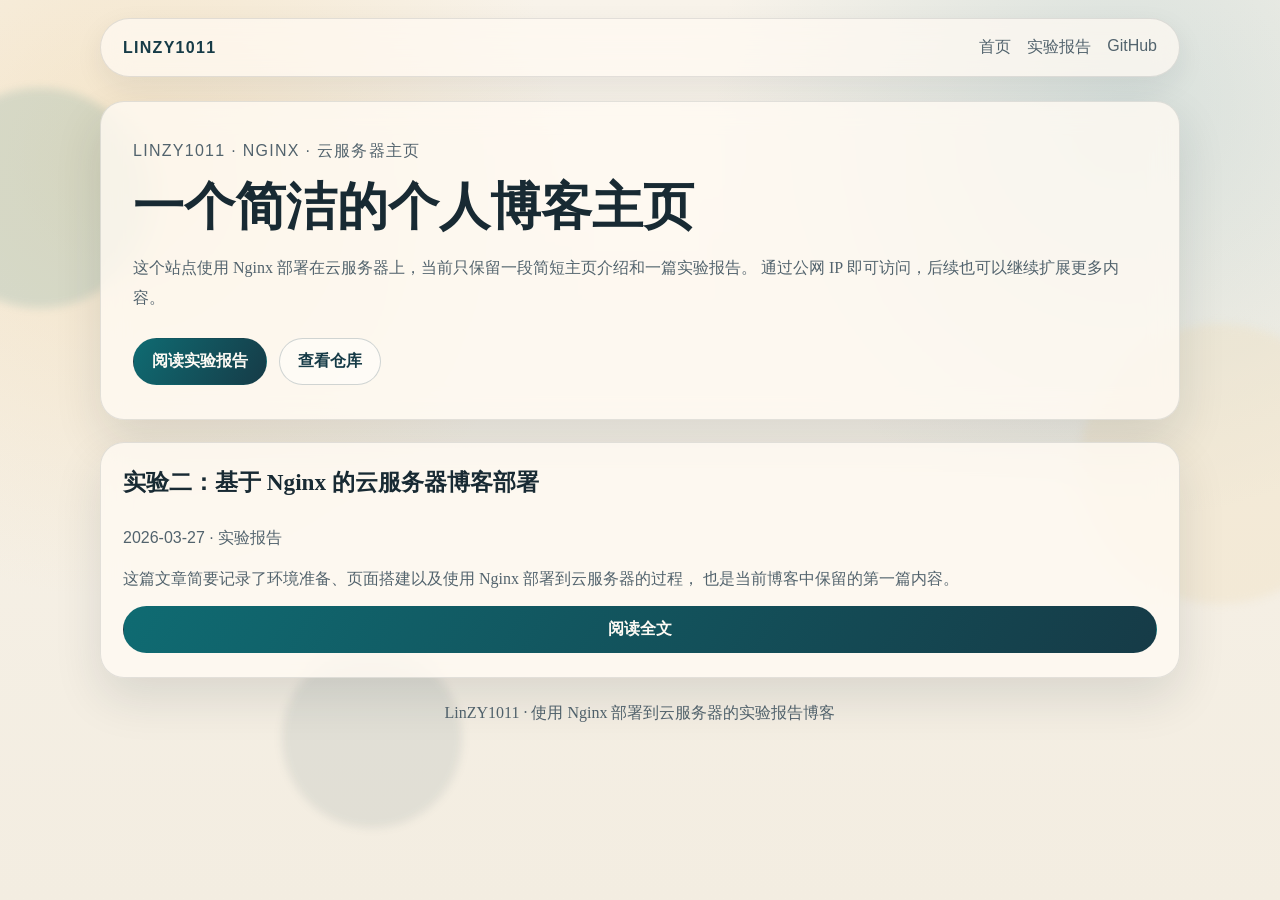
<file: index.html>
<!DOCTYPE html>
<html lang="zh-CN">
<head>
  <meta charset="UTF-8">
  <meta name="viewport" content="width=device-width, initial-scale=1.0">
  <meta name="description" content="LinZY1011 的个人博客首页，当前使用 Nginx 部署到云服务器。">
  <meta name="theme-color" content="#163b47">
  <title>LinZY1011 | Nginx 云服务器博客</title>
  <link rel="stylesheet" href="./styles.css">
</head>
<body>
  <div class="orb orb-a"></div>
  <div class="orb orb-b"></div>
  <div class="orb orb-c"></div>

  <div class="page-shell">
    <header class="site-header reveal">
      <a class="site-brand" href="./index.html">LinZY1011</a>
      <nav class="site-nav" aria-label="主导航">
        <a href="./index.html">首页</a>
        <a href="./posts/lab2-report.html">实验报告</a>
        <a href="https://github.com/LinZY1011/linzy1011.github.io" target="_blank" rel="noreferrer">GitHub</a>
      </nav>
    </header>

    <main class="main-stack">
      <section class="hero panel reveal">
        <p class="eyebrow">LinZY1011 · Nginx · 云服务器主页</p>
        <h1>一个简洁的个人博客主页</h1>
        <p class="hero-copy">
          这个站点使用 Nginx 部署在云服务器上，当前只保留一段简短主页介绍和一篇实验报告。
          通过公网 IP 即可访问，后续也可以继续扩展更多内容。
        </p>
        <div class="hero-actions">
          <a class="button primary" href="./posts/lab2-report.html">阅读实验报告</a>
          <a class="button ghost" href="https://github.com/LinZY1011/linzy1011.github.io" target="_blank" rel="noreferrer">查看仓库</a>
        </div>
      </section>

      <article class="panel post-card reveal">
        <h2>实验二：基于 Nginx 的云服务器博客部署</h2>
        <p class="post-meta">2026-03-27 · 实验报告</p>
        <p>
          这篇文章简要记录了环境准备、页面搭建以及使用 Nginx 部署到云服务器的过程，
          也是当前博客中保留的第一篇内容。
        </p>
        <a class="button primary" href="./posts/lab2-report.html">阅读全文</a>
      </article>
    </main>

    <footer class="site-footer">
      <p>LinZY1011 · 使用 Nginx 部署到云服务器的实验报告博客</p>
    </footer>
  </div>
</body>
</html>
</file>
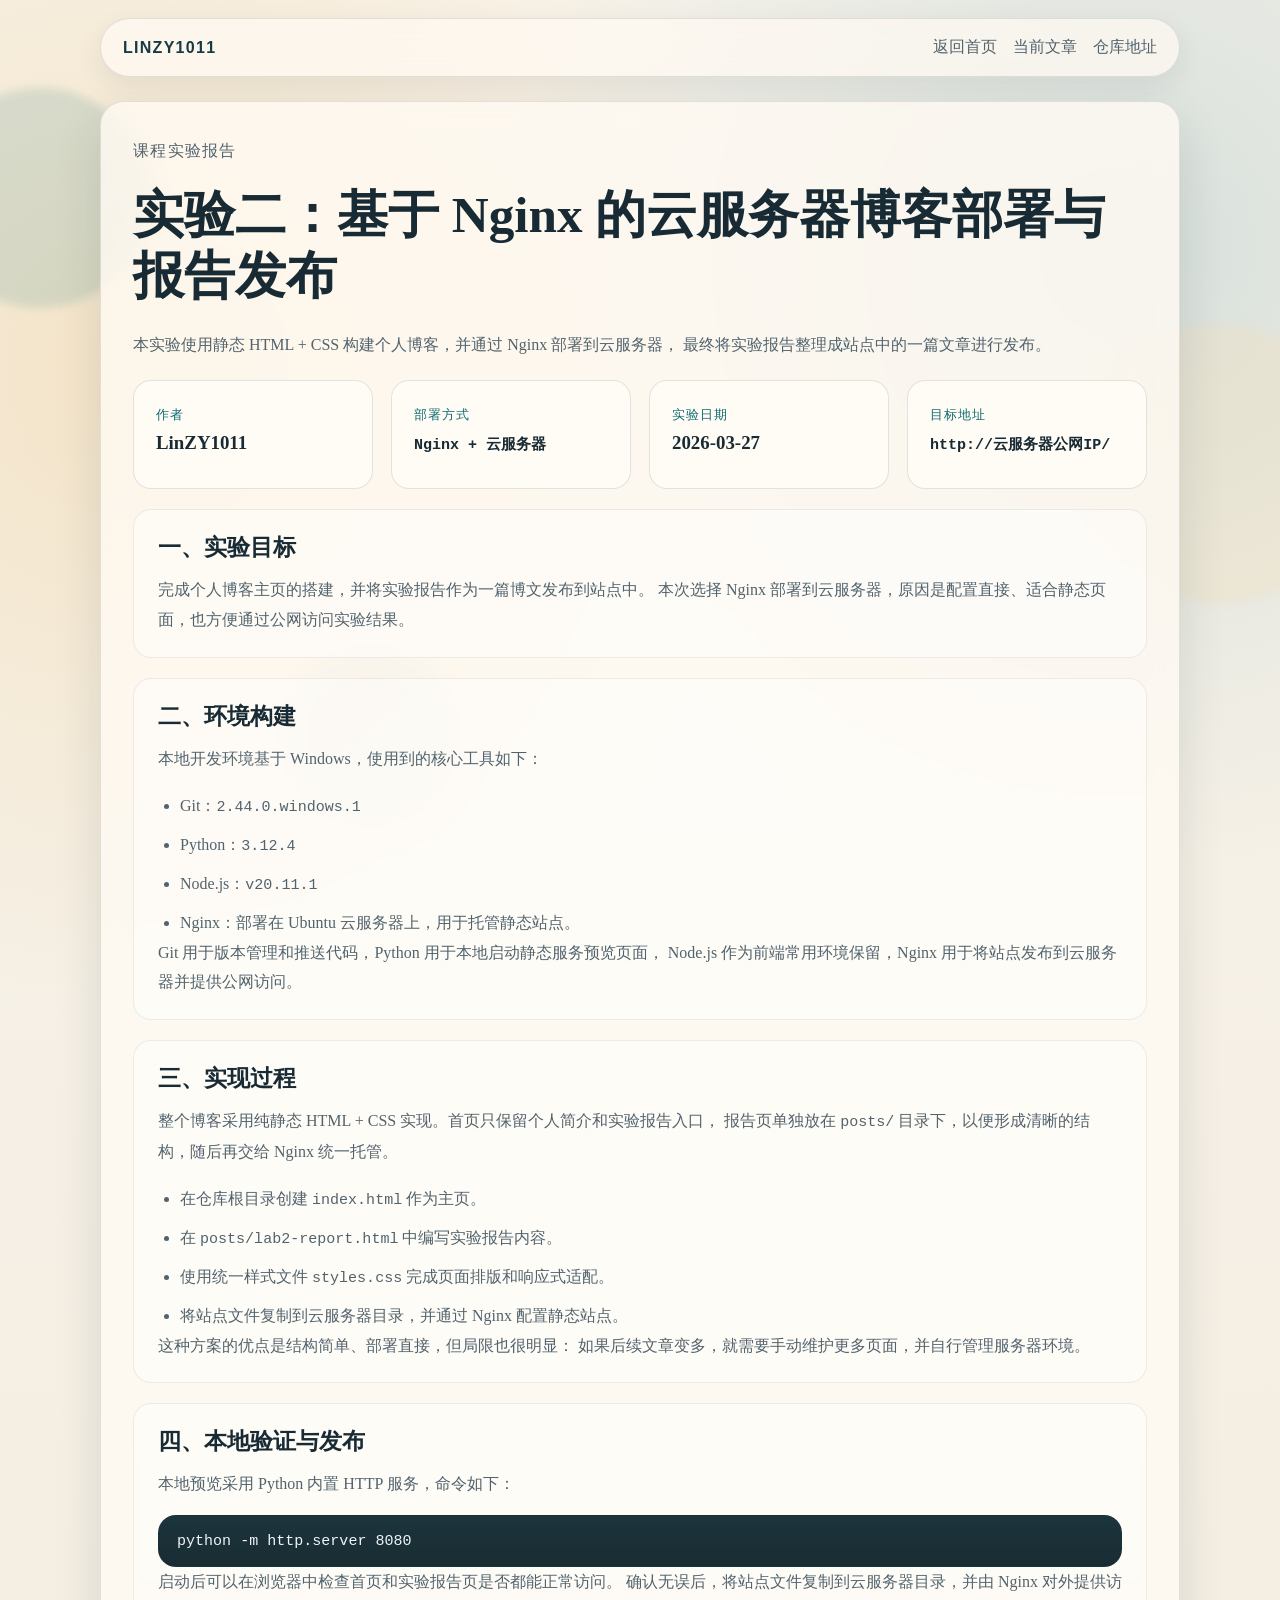
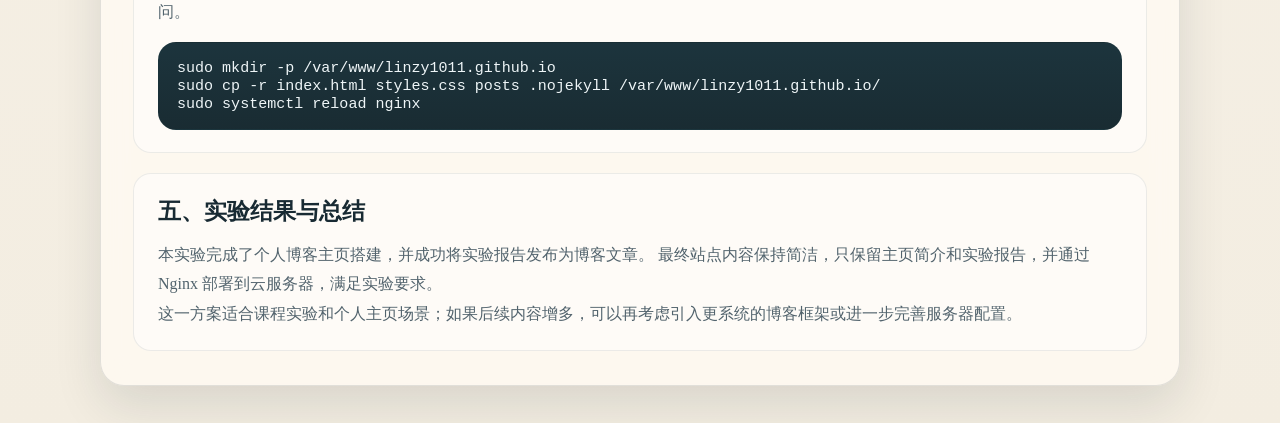
<file: posts/lab2-report.html>
<!DOCTYPE html>
<html lang="zh-CN">
<head>
  <meta charset="UTF-8">
  <meta name="viewport" content="width=device-width, initial-scale=1.0">
  <meta name="description" content="实验二报告：基于 Nginx 在云服务器上部署个人博客并发布实验报告。">
  <meta name="theme-color" content="#163b47">
  <title>实验二报告 | 基于 Nginx 的云服务器博客部署</title>
  <link rel="stylesheet" href="../styles.css">
</head>
<body>
  <div class="orb orb-a"></div>
  <div class="orb orb-b"></div>
  <div class="orb orb-c"></div>

  <div class="page-shell">
    <header class="site-header reveal">
      <a class="site-brand" href="../index.html">LinZY1011</a>
      <nav class="site-nav" aria-label="文章导航">
        <a href="../index.html">返回首页</a>
        <a href="./lab2-report.html">当前文章</a>
        <a href="https://github.com/LinZY1011/linzy1011.github.io" target="_blank" rel="noreferrer">仓库地址</a>
      </nav>
    </header>

    <main class="main-stack">
      <article class="article panel reveal">
        <header class="article-header">
          <p class="eyebrow">课程实验报告</p>
          <h1>实验二：基于 Nginx 的云服务器博客部署与报告发布</h1>
          <p class="article-lead">
            本实验使用静态 HTML + CSS 构建个人博客，并通过 Nginx 部署到云服务器，
            最终将实验报告整理成站点中的一篇文章进行发布。
          </p>
        </header>

        <section class="meta-strip" aria-label="文章元信息">
          <div class="meta-card">
            <span class="meta-label">作者</span>
            <strong>LinZY1011</strong>
          </div>
          <div class="meta-card">
            <span class="meta-label">部署方式</span>
            <strong><code>Nginx + 云服务器</code></strong>
          </div>
          <div class="meta-card">
            <span class="meta-label">实验日期</span>
            <strong>2026-03-27</strong>
          </div>
          <div class="meta-card">
            <span class="meta-label">目标地址</span>
            <strong><code>http://云服务器公网IP/</code></strong>
          </div>
        </section>

        <section class="section-block">
          <h2>一、实验目标</h2>
          <p>
            完成个人博客主页的搭建，并将实验报告作为一篇博文发布到站点中。
            本次选择 Nginx 部署到云服务器，原因是配置直接、适合静态页面，也方便通过公网访问实验结果。
          </p>
        </section>

        <section class="section-block">
          <h2>二、环境构建</h2>
          <p>本地开发环境基于 Windows，使用到的核心工具如下：</p>
          <ul class="feature-list">
            <li>Git：<code>2.44.0.windows.1</code></li>
            <li>Python：<code>3.12.4</code></li>
            <li>Node.js：<code>v20.11.1</code></li>
            <li>Nginx：部署在 Ubuntu 云服务器上，用于托管静态站点。</li>
          </ul>
          <p>
            Git 用于版本管理和推送代码，Python 用于本地启动静态服务预览页面，
            Node.js 作为前端常用环境保留，Nginx 用于将站点发布到云服务器并提供公网访问。
          </p>
        </section>

        <section class="section-block">
          <h2>三、实现过程</h2>
          <p>
            整个博客采用纯静态 HTML + CSS 实现。首页只保留个人简介和实验报告入口，
            报告页单独放在 <code>posts/</code> 目录下，以便形成清晰的结构，随后再交给 Nginx 统一托管。
          </p>
          <ul class="feature-list">
            <li>在仓库根目录创建 <code>index.html</code> 作为主页。</li>
            <li>在 <code>posts/lab2-report.html</code> 中编写实验报告内容。</li>
            <li>使用统一样式文件 <code>styles.css</code> 完成页面排版和响应式适配。</li>
            <li>将站点文件复制到云服务器目录，并通过 Nginx 配置静态站点。</li>
          </ul>
          <p>
            这种方案的优点是结构简单、部署直接，但局限也很明显：
            如果后续文章变多，就需要手动维护更多页面，并自行管理服务器环境。
          </p>
        </section>

        <section class="section-block">
          <h2>四、本地验证与发布</h2>
          <p>本地预览采用 Python 内置 HTTP 服务，命令如下：</p>
          <pre><code>python -m http.server 8080</code></pre>
          <p>
            启动后可以在浏览器中检查首页和实验报告页是否都能正常访问。
            确认无误后，将站点文件复制到云服务器目录，并由 Nginx 对外提供访问。
          </p>
          <pre><code>sudo mkdir -p /var/www/linzy1011.github.io
sudo cp -r index.html styles.css posts .nojekyll /var/www/linzy1011.github.io/
sudo systemctl reload nginx</code></pre>
        </section>

        <section class="section-block">
          <h2>五、实验结果与总结</h2>
          <p>
            本实验完成了个人博客主页搭建，并成功将实验报告发布为博客文章。
            最终站点内容保持简洁，只保留主页简介和实验报告，并通过 Nginx 部署到云服务器，满足实验要求。
          </p>
          <p>
            这一方案适合课程实验和个人主页场景；如果后续内容增多，可以再考虑引入更系统的博客框架或进一步完善服务器配置。
          </p>
        </section>
      </article>
    </main>
  </div>
</body>
</html>
</file>
<file: styles.css>
:root {
  --bg: #f5efe4;
  --panel: rgba(255, 250, 243, 0.8);
  --panel-strong: rgba(255, 252, 247, 0.9);
  --text: #182a33;
  --muted: #52636d;
  --line: rgba(24, 42, 51, 0.12);
  --accent: #0f6b72;
  --accent-deep: #163b47;
  --accent-soft: #dce9e4;
  --gold-soft: #efe0bf;
  --shadow: 0 20px 48px rgba(22, 39, 47, 0.12);
  --radius-lg: 24px;
  --radius-md: 18px;
  --radius-sm: 12px;
  --content-width: min(1080px, calc(100vw - 32px));
  --serif: "Source Han Serif SC", "Noto Serif SC", "Songti SC", "STSong", serif;
  --sans: "Segoe UI", "PingFang SC", "Microsoft YaHei", sans-serif;
  --mono: "Maple Mono", "JetBrains Mono", "Cascadia Code", "Fira Code", monospace;
}

* {
  box-sizing: border-box;
}

html {
  scroll-behavior: smooth;
}

body {
  margin: 0;
  min-height: 100vh;
  color: var(--text);
  font-family: var(--serif);
  background:
    radial-gradient(circle at 10% 18%, rgba(240, 211, 161, 0.45), transparent 32%),
    radial-gradient(circle at 88% 12%, rgba(120, 169, 180, 0.25), transparent 30%),
    linear-gradient(180deg, #f8f3ea 0%, #f3ede1 100%);
}

a {
  color: inherit;
}

code,
pre {
  font-family: var(--mono);
}

.orb {
  position: fixed;
  z-index: -1;
  border-radius: 999px;
  filter: blur(4px);
}

.orb-a {
  top: 88px;
  left: -70px;
  width: 220px;
  height: 220px;
  background: rgba(15, 107, 114, 0.13);
}

.orb-b {
  top: 36%;
  right: -80px;
  width: 280px;
  height: 280px;
  background: rgba(239, 224, 191, 0.38);
}

.orb-c {
  bottom: 8%;
  left: 22%;
  width: 180px;
  height: 180px;
  background: rgba(22, 59, 71, 0.08);
}

.page-shell {
  width: var(--content-width);
  margin: 0 auto;
  padding: 18px 0 40px;
}

.site-header {
  display: flex;
  align-items: center;
  justify-content: space-between;
  gap: 18px;
  padding: 18px 22px;
  border: 1px solid var(--line);
  border-radius: 999px;
  background: rgba(255, 250, 243, 0.72);
  backdrop-filter: blur(14px);
  box-shadow: 0 10px 28px rgba(22, 39, 47, 0.08);
}

.site-brand {
  text-decoration: none;
  font-family: var(--sans);
  font-weight: 700;
  letter-spacing: 0.08em;
  text-transform: uppercase;
  color: var(--accent-deep);
}

.site-nav {
  display: flex;
  flex-wrap: wrap;
  gap: 16px;
  font-family: var(--sans);
}

.site-nav a {
  text-decoration: none;
  color: var(--muted);
}

.site-nav a:hover,
.site-nav a:focus-visible,
.button:hover,
.button:focus-visible {
  color: var(--accent-deep);
}

.main-stack {
  display: grid;
  gap: 22px;
  margin-top: 24px;
}

.panel {
  border: 1px solid var(--line);
  border-radius: var(--radius-lg);
  background: var(--panel);
  backdrop-filter: blur(14px);
  box-shadow: var(--shadow);
}

.hero,
.article {
  padding: 34px 32px;
}

.hero h1,
.article h1 {
  margin: 10px 0 16px;
  line-height: 1.2;
  font-size: clamp(2.1rem, 4vw, 3.5rem);
}

.hero-copy,
.article-lead,
.panel p,
.section-block p,
.feature-list li,
.timeline-item p,
.metric p,
.site-footer p {
  margin: 0;
  color: var(--muted);
  line-height: 1.85;
  font-size: 1rem;
}

.eyebrow,
.metric-label,
.meta-label {
  display: inline-block;
  margin: 0 0 8px;
  font-family: var(--sans);
  font-size: 0.82rem;
  letter-spacing: 0.08em;
  text-transform: uppercase;
  color: var(--accent);
}

.hero-actions {
  display: flex;
  flex-wrap: wrap;
  gap: 12px;
  margin-top: 26px;
}

.button {
  display: inline-flex;
  align-items: center;
  justify-content: center;
  padding: 12px 18px;
  border-radius: 999px;
  border: 1px solid transparent;
  text-decoration: none;
  font-family: var(--sans);
  font-weight: 600;
  transition: transform 0.2s ease, border-color 0.2s ease, background 0.2s ease;
}

.button:hover,
.button:focus-visible {
  transform: translateY(-1px);
}

.button.primary {
  color: #fdfaf4;
  background: linear-gradient(120deg, var(--accent) 0%, var(--accent-deep) 100%);
}

.button.ghost {
  color: var(--accent-deep);
  border-color: rgba(22, 59, 71, 0.2);
  background: rgba(255, 255, 255, 0.45);
}

.metrics,
.section-grid,
.meta-strip {
  display: grid;
  gap: 18px;
}

.metrics {
  grid-template-columns: repeat(3, minmax(0, 1fr));
}

.metric,
.post-card,
.section-grid > .panel,
.meta-card {
  padding: 24px 22px;
}

.metric strong,
.meta-card strong {
  display: block;
  margin-bottom: 10px;
  font-size: 1.18rem;
  color: var(--text);
}

.section-grid {
  grid-template-columns: repeat(2, minmax(0, 1fr));
}

.section-grid h2,
.post-card h2,
.section-block h2 {
  margin: 0 0 12px;
  font-size: 1.45rem;
  line-height: 1.35;
}

.feature-list {
  margin: 18px 0 0;
  padding-left: 22px;
  display: grid;
  gap: 8px;
}

.timeline {
  display: grid;
  gap: 14px;
  margin-top: 16px;
}

.timeline-item {
  padding: 14px 16px;
  border-radius: var(--radius-md);
  background: rgba(255, 255, 255, 0.48);
  border: 1px solid rgba(15, 107, 114, 0.12);
}

.timeline-item strong {
  display: block;
  margin-bottom: 8px;
  font-size: 1rem;
  color: var(--accent-deep);
}

.post-card {
  display: grid;
  gap: 12px;
}

.post-meta {
  font-family: var(--sans);
  font-size: 0.94rem;
}

pre {
  margin: 16px 0 0;
  padding: 16px 18px;
  overflow-x: auto;
  border-radius: var(--radius-md);
  border: 1px solid rgba(22, 59, 71, 0.1);
  background: linear-gradient(180deg, rgba(19, 44, 53, 0.96), rgba(16, 35, 42, 0.96));
  color: #eef5f7;
}

code {
  font-size: 0.94rem;
}

.article {
  display: grid;
  gap: 20px;
}

.article-header {
  display: grid;
  gap: 8px;
}

.meta-strip {
  grid-template-columns: repeat(4, minmax(0, 1fr));
}

.meta-card {
  border-radius: var(--radius-md);
  background: var(--panel-strong);
  border: 1px solid var(--line);
}

.section-block {
  padding: 22px 24px;
  border-radius: var(--radius-md);
  background: rgba(255, 255, 255, 0.44);
  border: 1px solid rgba(24, 42, 51, 0.08);
}

.site-footer {
  padding: 20px 0 12px;
  text-align: center;
}

.reveal {
  opacity: 0;
  transform: translateY(14px);
  animation: rise 0.55s ease-out forwards;
}

.reveal:nth-child(2) {
  animation-delay: 0.08s;
}

.reveal:nth-child(3) {
  animation-delay: 0.16s;
}

.reveal:nth-child(4) {
  animation-delay: 0.24s;
}

@keyframes rise {
  to {
    opacity: 1;
    transform: translateY(0);
  }
}

@media (max-width: 920px) {
  .metrics,
  .section-grid,
  .meta-strip {
    grid-template-columns: 1fr;
  }

  .site-header {
    border-radius: 28px;
  }
}

@media (max-width: 720px) {
  .page-shell {
    width: min(100vw - 20px, 1080px);
    padding-top: 10px;
  }

  .site-header {
    align-items: flex-start;
    flex-direction: column;
    padding: 16px 18px;
  }

  .hero,
  .article,
  .metric,
  .post-card,
  .section-grid > .panel,
  .meta-card,
  .section-block {
    padding: 22px 18px;
  }

  .hero-actions {
    flex-direction: column;
    align-items: stretch;
  }

  .button {
    width: 100%;
  }
}
</file>
